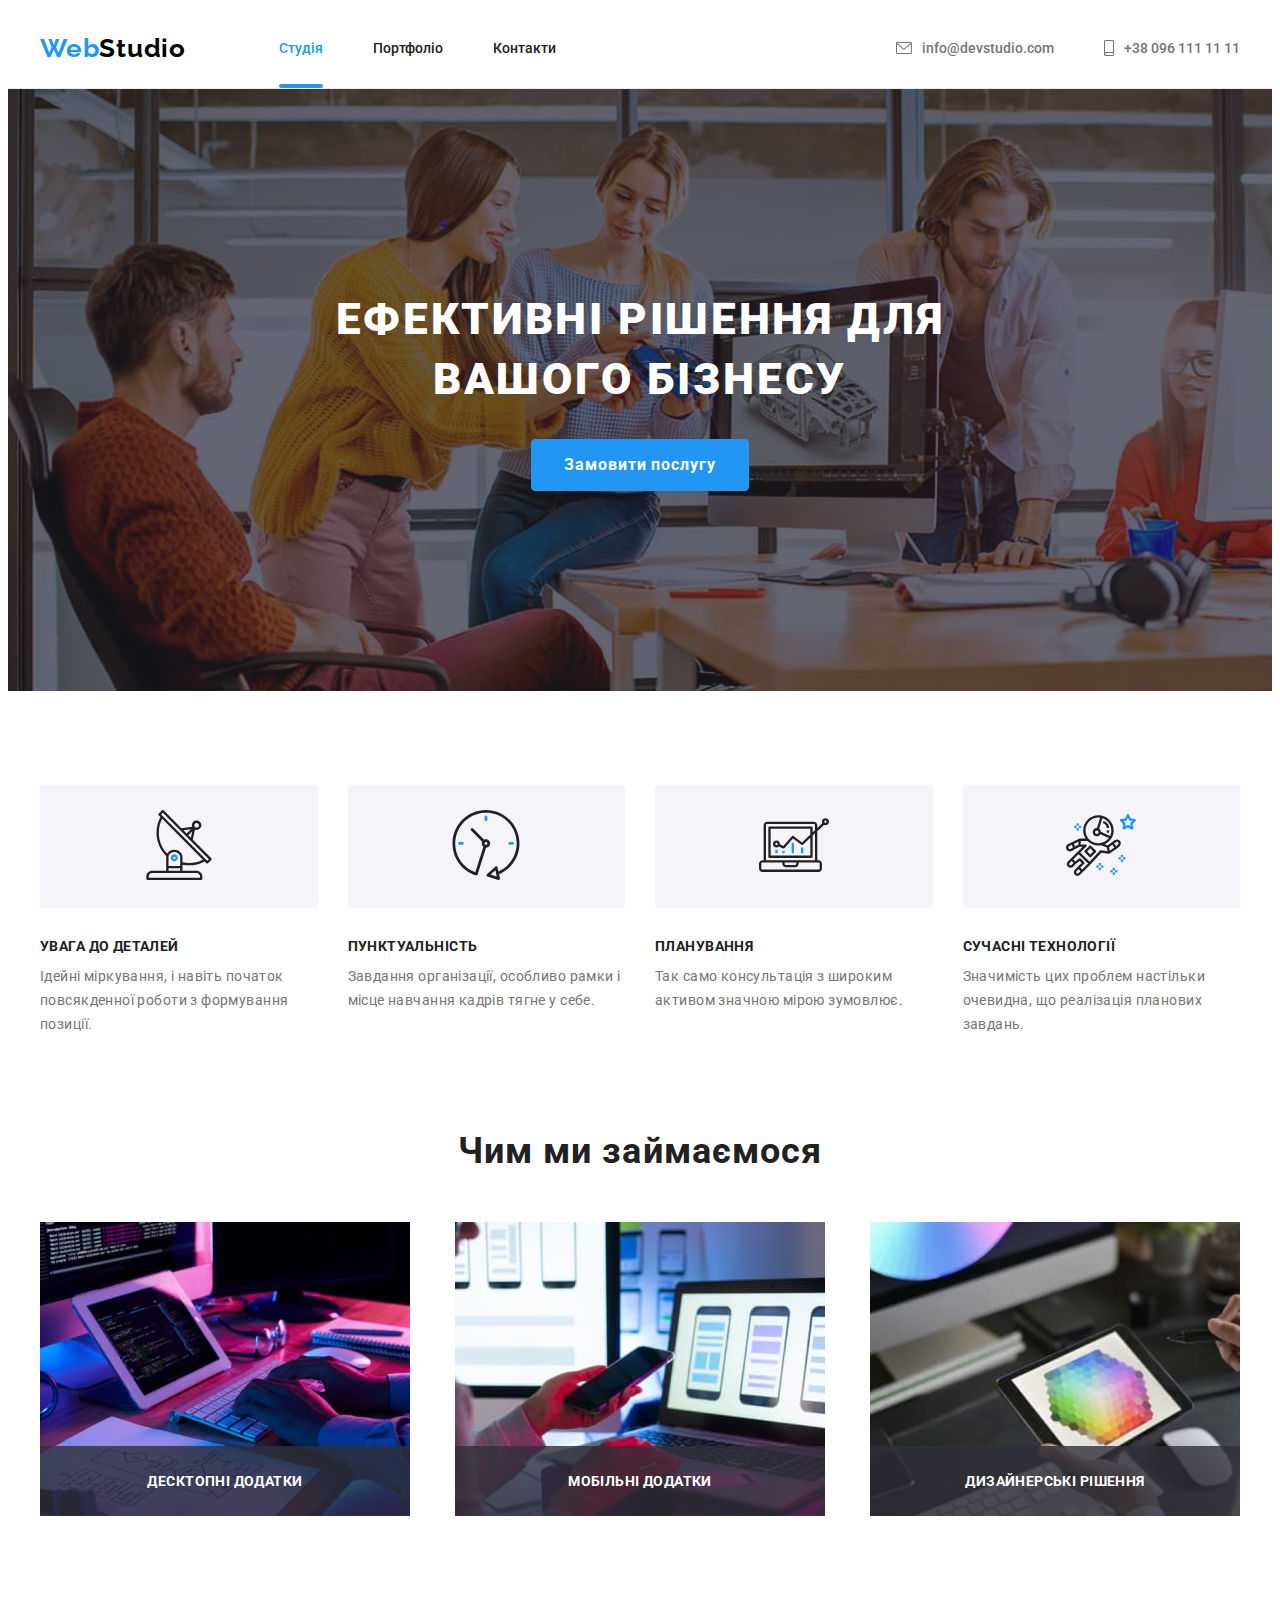
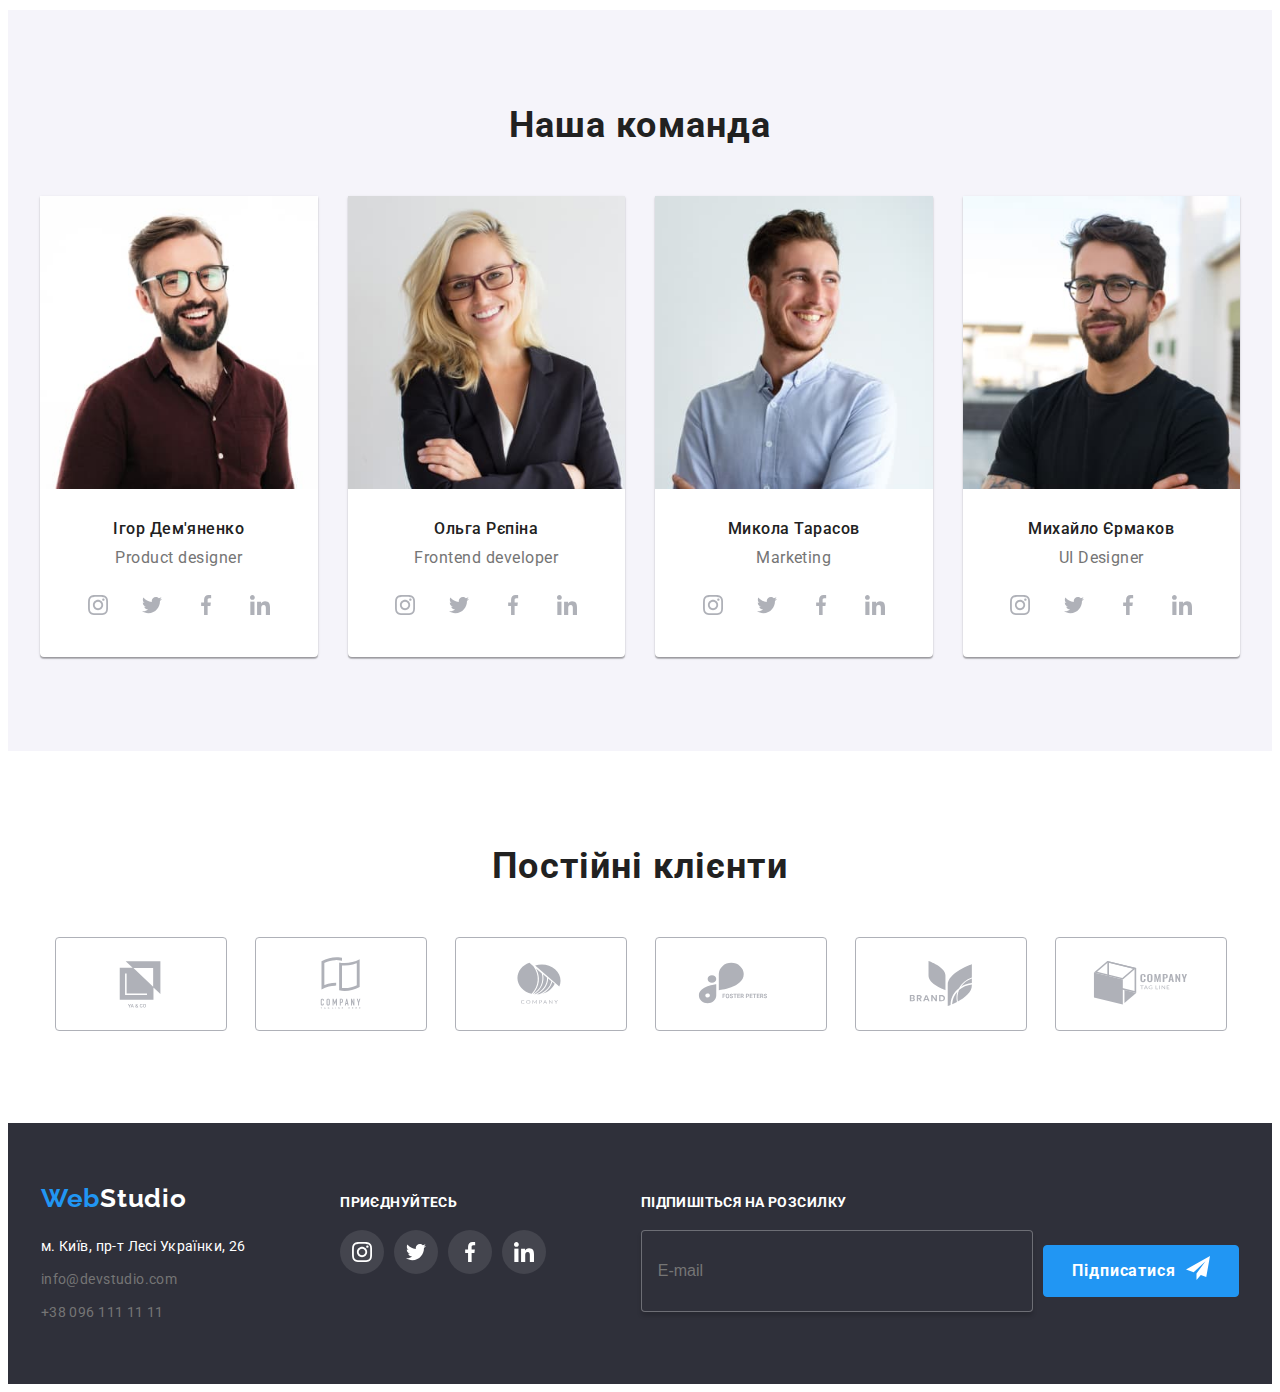
<file: index.html>
<!DOCTYPE html>
<html lang="uk">
  <head>
    <meta charset="UTF-8" />
    <meta http-equiv="X-UA-Compatible" content="IE=edge" />
    <meta name="viewport" content="width=device-width, initial-scale=1.0" />
    <link rel="preconnect" href="https://fonts.googleapis.com" />
    <link rel="preconnect" href="https://fonts.gstatic.com" crossorigin />
    <link
      href="https://fonts.googleapis.com/css2?family=Raleway:wght@700&family=Roboto:wght@400;500;700;900&display=swap"
      rel="stylesheet"
    />
    <link
      rel="stylesheet"
      href="https://cdnjs.cloudflare.com/ajax/libs/modern-normalize/1.1.0/modern-normalize.min.css"
      integrity="sha512-wpPYUAdjBVSE4KJnH1VR1HeZfpl1ub8YT/NKx4PuQ5NmX2tKuGu6U/JRp5y+Y8XG2tV+wKQpNHVUX03MfMFn9Q=="
      crossorigin="anonymous"
      referrerpolicy="no-referrer"
    />
    <link rel="stylesheet" href="./css/main.min.css">
    <title>Студія</title>
  </head>
  <body>
    <header class="header">
      <div class="container header__container">
        <nav class="header__nav">
          <a class="logo" href="./index.html">
            Web<span class="logo--dark">Studio</span>
          </a>
                    <ul class="header__menu">
            <li>
              <a class="header__link header__link--current" href="./index.html">Студія</a>
            </li>
            <li>
              <a class="header__link" href="./portfolio.html">Портфоліо</a>
            </li>
            <li><a class="header__link" href="#">Контакти</a></li>
          </ul>                  
        </nav>
        <ul class="contacts">
          <li class="contacts__item">
            <a class="contacts__link" href="mailto:info@devstudio.com">
              <svg class="icon" width="16" height="12">
                <use href="./images/icons.svg#icon-envelope"></use></svg
              >info@devstudio.com
            </a>
          </li>
          <li class="contacts__item">
            <a class="contacts__link" href="tel:+380961111111">
              <svg class="icon" width="10" height="16">
                <use href="./images/icons.svg#icon-smartphone"></use></svg
              >+38 096 111 11 11
            </a>
          </li>
        </ul>
        <button class="header__burger js-open-menu" type="button">
          <svg class="icon" width="40px" height="40px">
            <use href="./images/icons.svg#icon-menu"></use>
          </svg>
        </button> 
      </div>
    </header>
    <main>
      <section class="hero">
        <div class="container">
          <h1 class="hero__title">Ефективні рішення для вашого бізнесу</h1>
        <button class="button" type="button" data-modal-open>
          Замовити послугу
        </button>
        </div>        
      </section>
      <section class="section features">
        <div class="container">
          <h2 class="features__title">Наші переваги</h2>
          <ul class="features__list">
            <li class="features__item">
              <div class="features__icon">
                <svg width="70" height="70">
                  <use href="./images/icons.svg#icon-antenna"></use>
                </svg>
              </div>
              <h3 class="features__subtitle">Увага до деталей</h3>
              <p class="features__description">
                Ідейні міркування, і навіть початок повсякденної роботи з
                формування позиції.
              </p>
            </li>
            <li class="features__item">
              <div class="features__icon">
                <svg width="70" height="70">
                  <use href="./images/icons.svg#icon-clock"></use>
                </svg>
              </div>
              <h3 class="features__subtitle">Пунктуальність</h3>
              <p class="features__description">
                Завдання організації, особливо рамки і місце навчання кадрів
                тягне у себе.
              </p>
            </li>
            <li class="features__item">
              <div class="features__icon">
                <svg width="70" height="70">
                  <use href="./images/icons.svg#icon-diagram"></use>
                </svg>
              </div>
              <h3 class="features__subtitle">Планування</h3>
              <p class="features__description">
                Так само консультація з широким активом значною мірою зумовлює.
              </p>
            </li>
            <li class="features__item">
              <div class="features__icon">
                <svg width="70" height="70">
                  <use href="./images/icons.svg#icon-astronaut"></use>
                </svg>
              </div>
              <h3 class="features__subtitle">Сучасні технології</h3>
              <p class="features__description">
                Значимість цих проблем настільки очевидна, що реалізація
                планових завдань.
              </p>
            </li>
          </ul>
        </div>
      </section>
      <section class="services">
        <div class="container">
          <h2 class="services__title">Чим ми займаємося</h2>
          <ul class="services__list">
            <li class="services__item">
              <img
              srcset="./images/img-1.jpg 1x, ./images/img-1@2x.jpg 2x "
                src="images/img-1.jpg"
                alt="Розробник набирає код веб-сайту відповідно до блок-схеми перед ним"
                width="370"
                height="294"
              />
              <div class="services__label">
                <p>Десктопні додатки</p>
              </div>
            </li>
            <li class="services__item">
              <img
              srcset="./images/img-2.jpg 1x, ./images/img-2@2x.jpg 2x "
                src="images/img-2.jpg"
                alt="На екрані ноутбука кілька варіантів розмітки сайту для мобільної версії"
                width="370"
                height="294"
              />
              <div class="services__label">
                <p>Мобільні додатки</p>
              </div>
            </li>
            <li class="services__item">
              <img
              srcset="./images/img-3.jpg 1x, ./images/img-3@2x.jpg 2x "
                src="images/img-3.jpg"
                alt="На планшеті відкрита палітра кольорів для дизайнера"
                width="370"
                height="294"
              />
              <div class="services__label">
                <p>Дизайнерські рішення</p>
              </div>
            </li>
          </ul>
        </div>
      </section>
      <section class="team section">
        <div class="container">
          <h2 class="team__title">Наша команда</h2>
          <ul class="team__list">
            <li class="team__card">
              <picture>
                <source srcset="./images/foto-pd-m.jpg 1x, ./images/foto-pd-m@2x.jpg 2x" media="(max-width: 767px)" type="image/jpeg" />
                <source srcset="./images/foto-pd-t.jpg 1x, ./images/foto-pd-t@2x.jpg 2x" media="(min-width: 768px)" type="image/jpeg" />
                <source srcset="./images/foto-pd.jpg 1x, ./images/foto-pd@2x.jpg 2x" media="(min-width: 1200px)" type="image/jpeg" />
                <img                
                src="./images/foto-pd.jpg"
                alt="Усміхнений чоловік шатен в окулярах в коричневій сорочці"
                />  
              </picture>                                      
              <div class="team__member">
                <h3 class="team__subtitle">Ігор Дем'яненко</h3>
                <p class="team__position">Product designer</p>
                <ul class="socials">
                  <li class="socials__item">
                    <a class="socials__link" href="#">
                      <svg width="20" height="20">
                        <use href="./images/icons.svg#icon-instagram"></use>
                      </svg>
                    </a>
                  </li>
                  <li class="socials__item">
                    <a class="socials__link" href="#">
                      <svg width="20" height="20">
                        <use href="./images/icons.svg#icon-twitter"></use></svg
                    ></a>
                  </li>
                  <li class="socials__item">
                    <a class="socials__link" href="#">
                      <svg width="20" height="20">
                        <use href="./images/icons.svg#icon-facebook"></use></svg
                    ></a>
                  </li>
                  <li class="socials__item">
                    <a class="socials__link" href="#">
                      <svg width="20" height="20">
                        <use href="./images/icons.svg#icon-linkedin"></use></svg
                    ></a>
                  </li>
                </ul>
              </div>
            </li>
            <li class="team__card">
              <picture>
                <source srcset="./images/foto-fd-m.jpg 1x, ./images/foto-fd-m@2x.jpg 2x" media="(max-width: 767px)" type="image/jpeg" />
                <source srcset="./images/foto-fd-t.jpg 1x, ./images/foto-fd-t@2x.jpg 2x" media="(min-width: 768px)" type="image/jpeg" />
                <source srcset="./images/foto-fd.jpg 1x, ./images/foto-fd@2x.jpg 2x" media="(min-width: 1200px)" type="image/jpeg" />
                <img                
                src="./images/foto-fd.jpg"
                alt="Усміхнена білява жінка в окулярах в темному піджаку"
                />
              </picture>                   
              <div class="team__member">
                <h3 class="team__subtitle">Ольга Рєпіна</h3>
                <p class="team__position">Frontend developer</p>
                <ul class="socials">
                  <li class="socials__item">
                    <a class="socials__link" href="#">
                      <svg width="20" height="20">
                        <use href="./images/icons.svg#icon-instagram"></use>
                      </svg>
                    </a>
                  </li>
                  <li class="socials__item">
                    <a class="socials__link" href="#">
                      <svg width="20" height="20">
                        <use href="./images/icons.svg#icon-twitter"></use></svg
                    ></a>
                  </li>
                  <li class="socials__item">
                    <a class="socials__link" href="#">
                      <svg width="20" height="20">
                        <use href="./images/icons.svg#icon-facebook"></use></svg
                    ></a>
                  </li>
                  <li class="socials__item">
                    <a class="socials__link" href="#">
                      <svg width="20" height="20">
                        <use href="./images/icons.svg#icon-linkedin"></use></svg
                    ></a>
                  </li>
                </ul>
              </div>
            </li>
            <li class="team__card">
              <picture>
                <source srcset="./images/foto-mrk-m.jpg 1x, ./images/foto-mrk-m@2x.jpg 2x" media="(max-width: 767px)" type="image/jpeg" />
                <source srcset="./images/foto-mrk-t.jpg 1x, ./images/foto-mrk-t@2x.jpg 2x" media="(min-width: 768px)" type="image/jpeg" />
                <source srcset="./images/foto-mrk.jpg 1x, ./images/foto-mrk@2x.jpg 2x" media="(min-width: 1200px)" type="image/jpeg" />
                <img                
                src="./images/foto-mrk.jpg"
                alt="Усміхнений русявий чоловік в світлій сорочці"/>
              </picture>                
              <div class="team__member">
                <h3 class="team__subtitle">Микола Тарасов</h3>
                <p class="team__position">Marketing</p>
                <ul class="socials">
                  <li class="socials__item">
                    <a class="socials__link" href="#">
                      <svg width="20" height="20">
                        <use href="./images/icons.svg#icon-instagram"></use>
                      </svg>
                    </a>
                  </li>
                  <li class="socials__item">
                    <a class="socials__link" href="#">
                      <svg width="20" height="20">
                        <use href="./images/icons.svg#icon-twitter"></use></svg
                    ></a>
                  </li>
                  <li class="socials__item">
                    <a class="socials__link" href="#">
                      <svg width="20" height="20">
                        <use href="./images/icons.svg#icon-facebook"></use></svg
                    ></a>
                  </li>
                  <li class="socials__item">
                    <a class="socials__link" href="#">
                      <svg width="20" height="20">
                        <use href="./images/icons.svg#icon-linkedin"></use></svg
                    ></a>
                  </li>
                </ul>
              </div>
            </li>
            <li class="team__card">
              <picture>
                <source srcset="./images/foto-uid-m.jpg 1x, ./images/foto-uid-m@2x.jpg 2x" media="(max-width: 767px)" type="image/jpeg" />
                <source srcset="./images/foto-uid-t.jpg 1x, ./images/foto-uid-t@2x.jpg 2x" media="(min-width: 768px)" type="image/jpeg" />
                <source srcset="./images/foto-uid.jpg 1x, ./images/foto-uid@2x.jpg 2x" media="(min-width: 1200px)" type="image/jpeg" />
                <img                
                src="./images/foto-uid.jpg"
                alt="Чоловік брюнет в окулярах в чорній футболці"/>
              </picture>               
              <div class="team__member">
                <h3 class="team__subtitle">Михайло Єрмаков</h3>
                <p class="team__position">UI Designer</p>
                <ul class="socials">
                  <li class="socials__item">
                    <a class="socials__link" href="#">
                      <svg width="20" height="20">
                        <use href="./images/icons.svg#icon-instagram"></use>
                      </svg>
                    </a>
                  </li>
                  <li class="socials__item">
                    <a class="socials__link" href="#">
                      <svg width="20" height="20">
                        <use href="./images/icons.svg#icon-twitter"></use></svg
                    ></a>
                  </li>
                  <li class="socials__item">
                    <a class="socials__link" href="#">
                      <svg width="20" height="20">
                        <use href="./images/icons.svg#icon-facebook"></use></svg
                    ></a>
                  </li>
                  <li class="socials__item">
                    <a class="socials__link" href="#">
                      <svg width="20" height="20">
                        <use href="./images/icons.svg#icon-linkedin"></use></svg
                    ></a>
                  </li>
                </ul>
              </div>
            </li>
          </ul>
        </div>
      </section>
      <section class="section clients">
        <div class="container">
          <h2 class="clients__title">Постійні клієнти</h2>
          <ul class="clients__list">
            <li class="clients__item">
              <a class="clients__link" href="#">
                <svg width="106" height="60">
                  <use href="./images/icons.svg#icon-Logo"></use>
                </svg>
              </a>
            </li>
            <li class="clients__item">
              <a class="clients__link" href="#">
                <svg width="106" height="60">
                  <use href="./images/icons.svg#icon-Logo-1"></use>
                </svg>
              </a>
            </li>
            <li class="clients__item">
              <a class="clients__link" href="#">
                <svg width="106" height="60">
                  <use href="./images/icons.svg#icon-Logo-2"></use>
                </svg>
              </a>
            </li>
            <li class="clients__item">
              <a class="clients__link" href="#">
                <svg width="106" height="60">
                  <use href="./images/icons.svg#icon-Logo-3"></use>
                </svg>
              </a>
            </li>
            <li class="clients__item">
              <a class="clients__link" href="#">
                <svg width="106" height="60">
                  <use href="./images/icons.svg#icon-Logo-4"></use>
                </svg>
              </a>
            </li>
            <li class="clients__item">
              <a class="clients__link" href="#">
                <svg width="106" height="60">
                  <use href="./images/icons.svg#icon-Logo-5"></use>
                </svg>
              </a>
            </li>
          </ul>
        </div>
      </section>
    </main>
    <footer class="footer">
      <div class="container footer-container">
        <div>
          <a class="logo" href="./index.html">
            Web<span class="logo--light">Studio</span>
          </a>
          <address class="address">
            <ul>
              <li>
                <a
                  class="address__link address__link--light"
                  href="https://goo.gl/maps/PqJ5Hchg2WttGpbe8"
                  target="_blank"
                  rel="noopener noreferrer nofollow"
                  >м. Київ, пр-т Лесі Українки, 26</a
                >
              </li>
              <li class="address__contacts">
                <a class="address__link" href="mailto:info@devstudio.com">
                  info@devstudio.com
                </a>
              </li>
              <li class="address__contacts">
                <a class="address__link" href="tel:+380961111111">
                  +38 096 111 11 11
                </a>
              </li>
            </ul>
          </address>
        </div>
        <div>
          <p class="footer__title">Приєднуйтесь</p>
          <ul class="socials">
            <li class="socials__item">
              <a class="socials__link socials__link--light" href="#">
                <svg width="20" height="20">
                  <use href="./images/icons.svg#icon-instagram"></use>
                </svg>
              </a>
            </li>
            <li class="socials__item">
              <a class="socials__link socials__link--light" href="#">
                <svg width="20" height="20">
                  <use href="./images/icons.svg#icon-twitter"></use></svg
              ></a>
            </li>
            <li class="socials__item">
              <a class="socials__link socials__link--light" href="#">
                <svg width="20" height="20">
                  <use href="./images/icons.svg#icon-facebook"></use></svg
              ></a>
            </li>
            <li class="socials__item">
              <a class="socials__link socials__link--light" href="#">
                <svg width="20" height="20">
                  <use href="./images/icons.svg#icon-linkedin"></use></svg
              ></a>
            </li>
          </ul>
        </div>
        <div class="subscription">
          <p class="footer__title">Підпишіться на розсилку</p>
          <form class="subscription__form">
            <input class="subscription__input" type="e-mail" name="e-mail" placeholder="E-mail" required/>
            <button class="button subscription__button" type="submit" >Підписатися
             <svg class="subscription__icon" width="24px" height="24px">
              <use href="./images/icons.svg#icon-send"></use>
             </svg>
            </button>
          </form>
          </div>
        </div>
      </div>
    </footer>

    <div class="mobile-menu js-menu-container">
      <div class="mobile-menu__container">
        <button class="mobile-menu__close js-close-menu" type="button">
          <svg width="18" height="18">
            <use href="./images/icons.svg#icon-close-black"></use>
          </svg>
        </button>
        <ul class="mobile-menu__menu">
          <li>
            <a class="mobile-menu__link mobile-menu__link--current" href="./index.html">Студія</a>
          </li>
          <li>
            <a class="mobile-menu__link" href="./portfolio.html">Портфоліо</a>
          </li>
          <li><a class="mobile-menu__link" href="#">Контакти</a></li>
        </ul>
        <div class="mobile-menu__contacts-list">
          <ul class="mobile-menu__contacts">
            <li >
              <a class="mobile-menu__contact" href="tel:+380961111111">
                +38 096 111 11 11
              </a>           
            </li>
            <li>
              <a class="mobile-menu__contact" href="mailto:info@devstudio.com">
                info@devstudio.com
              </a>
            </li>            
          </ul>
          <ul class="mobile-menu__socials">
            <li class="mobile-menu__item">
              <a class="mobile-menu__social" href="#">Instagram</a>
            </li>
            <li class="mobile-menu__item">
              <a class="mobile-menu__social" href="#">Twitter</a>
            </li>
            <li class="mobile-menu__item">
              <a class="mobile-menu__social" href="#">Facebook</a>
            </li>
            <li class="mobile-menu__item">
              <a class="mobile-menu__social" href="#">LinkedIn</a>
            </li>
          </ul>
        </div>        
        </div>
    </div>

    <div class="backdrop is-hidden" data-modal>
      <div class="modal">
        <button class="button-close" type="button" data-modal-close>
          <svg width="18" height="18">
            <use href="./images/icons.svg#icon-close-black"></use>
          </svg>
        </button>
        <p class="modal__title">Залиште свої дані, ми вам передзвонимо</p>
        <form class="form" name="form" autocomplete="on">
          <label class="form__label" for="user-name">Ім'я</label>
          <div class="form__field">
            <input
              class="form__input"
              id="user-name"
              type="text"
              name="user-name"
              required
            />
            <svg class="form__icon" width="18" height="18">
              <use href="./images/icons.svg#icon-person"></use>
            </svg>
          </div>
          <label class="form__label" for="user-tel">Телефон</label>
          <div class="form__field">
            <input
              class="form__input"
              id="user-tel"
              type="tel"
              name="user-tel"
            />
            <svg class="form__icon" width="18" height="18">
              <use href="./images/icons.svg#icon-phone"></use>
            </svg>
          </div>
          <label class="form__label" for="user-email">Пошта</label>
          <div class="form__field">
            <input
              class="form__input"
              id="user-email"
              type="email"
              name="user-email"
            />
            <svg class="form__icon" width="18" height="18">
              <use href="./images/icons.svg#icon-email"></use>
            </svg>
          </div>
          <label class="form__label" for="user-comment">Коментар</label>
          <textarea
            class="form__comment"
            name="user-comment"
            id="user-comment"
            placeholder="Введіть текст"
          ></textarea>
          <div class="checkbox">
            <input
              class="checkbox__input"
              id="terms-checkbox"
              type="checkbox"
              name="terms-checkbox"
            />
            <svg class="checkbox__icon" width="16" height="15">
              <use href="./images/icons.svg#icon-check"></use>
            </svg>
            <label class="checkbox__label" for="terms-checkbox"
              >Погоджуюся з розсилкою та приймаю
              <a class="checkbox__link" href="#">Умови договору</a>
            </label>
          </div>
          <button class="button form__button" type="submit">Відправити</button>
        </form>
      </div>
    </div>

    <script src="./js/mobile-menu.js"></script>
    <script src="./js/modal.js"></script>
  </body>
</html>
</file>
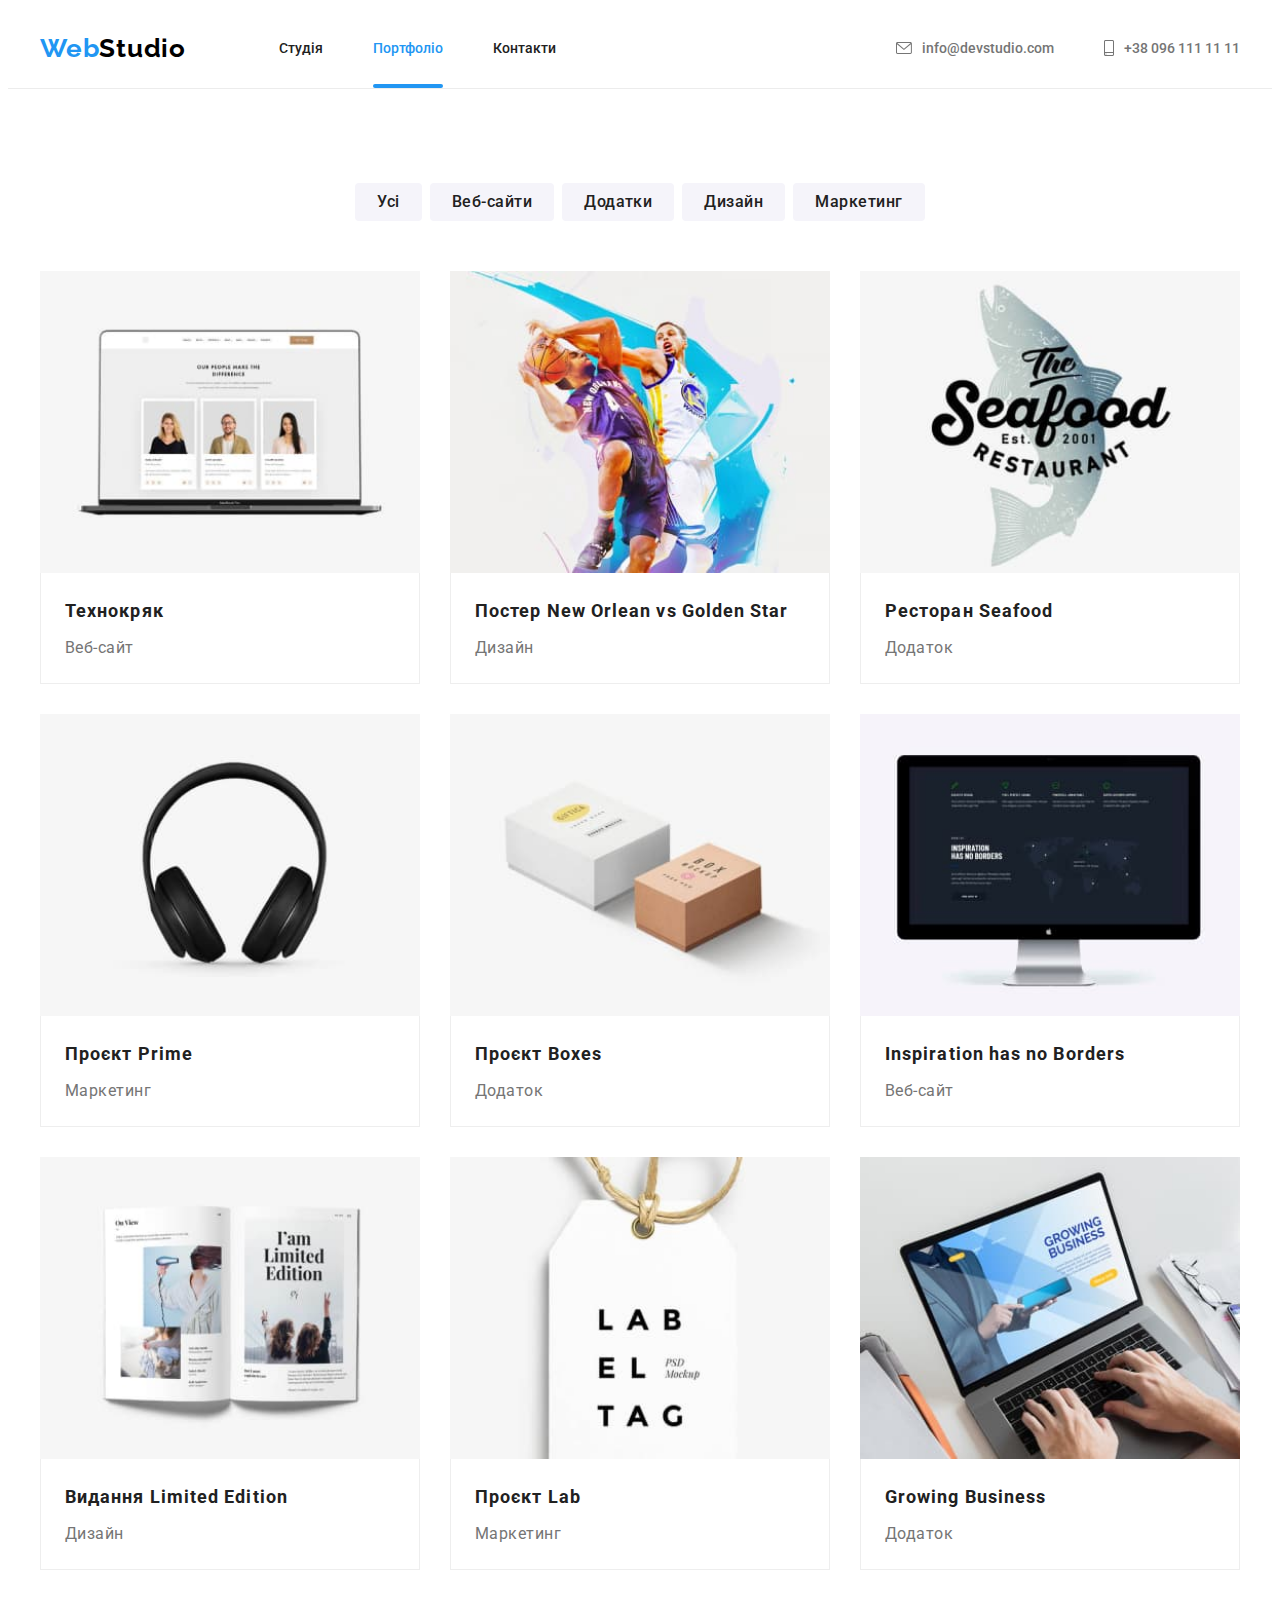
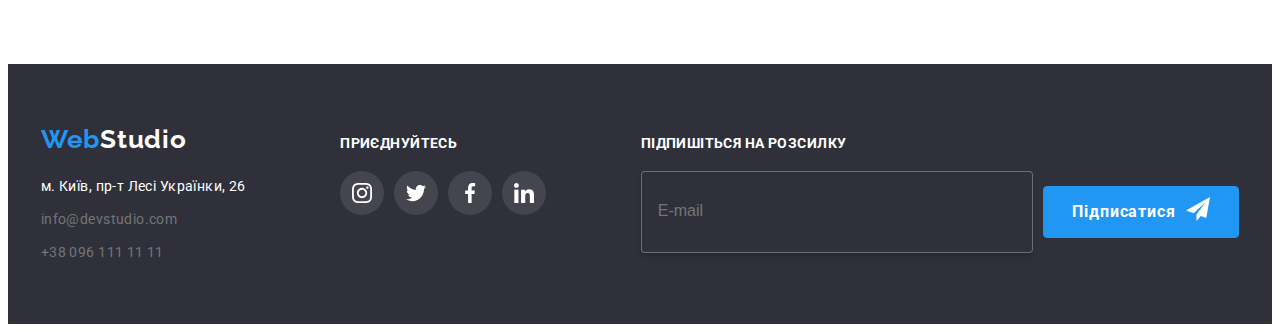
<file: portfolio.html>
<!DOCTYPE html>
<html lang="en">
  <head>
    <meta charset="UTF-8" />
    <meta http-equiv="X-UA-Compatible" content="IE=edge" />
    <meta name="viewport" content="width=device-width, initial-scale=1.0" />
    <link rel="preconnect" href="https://fonts.googleapis.com" />
    <link rel="preconnect" href="https://fonts.gstatic.com" crossorigin />
    <link
      href="https://fonts.googleapis.com/css2?family=Raleway:wght@700&family=Roboto:wght@400;500;700;900&display=swap"
      rel="stylesheet"
    />
    <link
      rel="stylesheet"
      href="https://cdnjs.cloudflare.com/ajax/libs/modern-normalize/1.1.0/modern-normalize.min.css"
      integrity="sha512-wpPYUAdjBVSE4KJnH1VR1HeZfpl1ub8YT/NKx4PuQ5NmX2tKuGu6U/JRp5y+Y8XG2tV+wKQpNHVUX03MfMFn9Q=="
      crossorigin="anonymous"
      referrerpolicy="no-referrer"
    />
    <link rel="stylesheet" href="./css/main.min.css">
    <title>Портфоліо</title>
  </head>
  <body>
    <header class="header">
      <div class="container header__container">
        <nav class="header__nav">
          <a class="logo" href="./index.html">
            Web<span class="logo--dark">Studio</span>
          </a>
          <ul class="header__menu">
            <li>
              <a class="header__link" href="./index.html">Студія</a>
            </li>
            <li>
              <a class="header__link header__link--current" href="./portfolio.html">Портфоліо</a>
            </li>
            <li><a class="header__link" href="#">Контакти</a></li>
          </ul>
        </nav>
        <ul class="contacts">
          <li class="contacts__item">
            <a class="contacts__link" href="mailto:info@devstudio.com">
              <svg class="icon" width="16" height="12">
                <use href="./images/icons.svg#icon-envelope"></use></svg
              >info@devstudio.com
            </a>
          </li>
          <li class="contacts__item">
            <a class="contacts__link" href="tel:+380961111111">
              <svg class="icon" width="10" height="16">
                <use href="./images/icons.svg#icon-smartphone"></use></svg
              >+38 096 111 11 11
            </a>
          </li>
        </ul>
        <button class="header__burger js-open-menu" type="button">
          <svg class="icon" width="40px" height="40px">
            <use href="./images/icons.svg#icon-menu"></use>
          </svg>
        </button> 
      </div>
    </header>
    <main>
      <section class="section projects">
        <div class="container">
          <h1 class="projects__title">Portfolio projects</h1>
          <ul class="filter">
            <li><button type="button" class="filter__button">Усі</button></li>
            <li>
              <button type="button" class="filter__button">Веб-cайти</button>
            </li>
            <li>
              <button type="button" class="filter__button">Додатки</button>
            </li>
            <li>
              <button type="button" class="filter__button">Дизайн</button>
            </li>
            <li>
              <button type="button" class="filter__button">Маркетинг</button>
            </li>
          </ul>
          <ul class="projects__list">
            <li class="project">
              <a class="project__link" href="#">
                <div class="project__item">
                  <img
                    src="images/img-project-1.jpg"
                    alt="Сторінка сайту з описом трьох експертів "
                                      />
                  <div class="project__overlay">
                    <p>
                      Ресурс пропонує комплексні пропозиції з різним рівнем
                      функціоналу та сервісів. Все це дозволить відвідувачу
                      отримати вичерпні відомості про компанію чи приватну
                      особу.
                    </p>
                  </div>
                </div>
                <div class="project__card">
                  <h2 class="project__title">Технокряк</h2>
                  <p class="project__type">Веб-сайт</p>
                </div>
              </a>
            </li>
            <li class="project">
              <a class="project__link" href="#">
                <div class="project__item">
                  <img
                    src="images/img-project-2.jpg"
                    alt="Два баскетболісти борються за м'яч"
                                      />
                  <div class="project__overlay">
                    <p>
                      Lorem ipsum dolor sit, amet consectetur adipisicing elit.
                      Aliquam, officia.
                    </p>
                  </div>
                </div>
                <div class="project__card">
                  <h2 class="project__title">
                    Постер New Orlean vs Golden Star
                  </h2>
                  <p class="project__type">Дизайн</p>
                </div>
              </a>
            </li>
            <li class="project">
              <a class="project__link" href="#">
                <div class="project__item">
                  <img
                    src="images/img-project-3.jpg"
                    alt="Логотип з назвою ресторану на фоні риби"/>
                  <div class="project__overlay">
                    <p>
                      Lorem ipsum dolor sit, amet consectetur adipisicing elit.
                      Aliquam, officia.
                    </p>
                  </div>
                </div>
                <div class="project__card">
                  <h2 class="project__title">Ресторан Seafood</h2>
                  <p class="project__type">Додаток</p>
                </div>
              </a>
            </li>
            <li class="project">
              <a class="project__link" href="#">
                <div class="project__item">
                  <img
                    src="images/img-project-4.jpg"
                    alt="Навушники"/>
                  <div class="project__overlay">
                    <p>
                      Lorem ipsum dolor sit, amet consectetur adipisicing elit.
                      Aliquam, officia.
                    </p>
                  </div>
                </div>
                <div class="project__card">
                  <h2 class="project__title">Проєкт Prime</h2>
                  <p class="project__type">Маркетинг</p>
                </div>
              </a>
            </li>
            <li class="project">
              <a class="project__link" href="#">
                <div class="project__item">
                  <img
                    src="images/img-project-5.jpg"
                    alt="Дві коробки біла і коричнева"
                  />
                  <div class="project__overlay">
                    <p>
                      Lorem ipsum dolor sit, amet consectetur adipisicing elit.
                      Aliquam, officia.
                    </p>
                  </div>
                </div>
                <div class="project__card">
                  <h2 class="project__title">Проєкт Boxes</h2>
                  <p class="project__type">Додаток</p>
                </div>
              </a>
            </li>
            <li class="project">
              <a class="project__link" href="#">
                <div class="project__item">
                  <img
                    src="images/img-project-6.jpg"
                    alt="Сторінка сайту з картою світу"/>
                  <div class="project__overlay">
                    <p>
                      Lorem ipsum dolor sit, amet consectetur adipisicing elit.
                      Aliquam, officia.
                    </p>
                  </div>
                </div>
                <div class="project__card">
                  <h2 class="project__title">Inspiration has no Borders</h2>
                  <p class="project__type">Веб-сайт</p>
                </div>
              </a>
            </li>
            <li class="project">
              <a class="project__link" href="#">
                <div class="project__item">
                  <img
                    src="images/img-project-7.jpg"
                    alt="Розгорнута книга"/>
                  <div class="project__overlay">
                    <p>
                      Lorem ipsum dolor sit, amet consectetur adipisicing elit.
                      Aliquam, officia.
                    </p>
                  </div>
                </div>
                <div class="project__card">
                  <h2 class="project__title">Видання Limited Edition</h2>
                  <p class="project__type">Дизайн</p>
                </div>
              </a>
            </li>
            <li class="project">
              <a class="project__link" href="#">
                <div class="project__item">
                  <img
                    src="images/img-project-8.jpg"
                    alt="Бірка з текстом LAB EL TAG"/>
                  <div class="project__overlay">
                    <p>
                      Lorem ipsum dolor sit, amet consectetur adipisicing elit.
                      Aliquam, officia.
                    </p>
                  </div>
                </div>
                <div class="project__card">
                  <h2 class="project__title">Проєкт Lab</h2>
                  <p class="project__type">Маркетинг</p>
                </div>
              </a>
            </li>
            <li class="project">
              <a class="project__link" href="#">
                <div class="project__item">
                  <img
                    src="images/img-project-9.jpg"
                    alt="Головна сторінка додатку Growing Business"/>
                  <div class="project__overlay">
                    <p>
                      Lorem ipsum dolor sit, amet consectetur adipisicing elit.
                      Aliquam, officia.
                    </p>
                  </div>
                </div>
                <div class="project__card">
                  <h2 class="project__title">Growing Business</h2>
                  <p class="project__type">Додаток</p>
                </div>
              </a>
            </li>
          </ul>
        </div>
      </section>
    </main>
    <footer class="footer">
      <div class="container footer-container">
        <div>
          <a class="logo" href="./index.html">
            Web<span class="logo--light">Studio</span>
          </a>
          <address class="address">
            <ul>
              <li>
                <a
                  class="address__link address__link--light"
                  href="https://goo.gl/maps/PqJ5Hchg2WttGpbe8"
                  target="_blank"
                  rel="noopener noreferrer nofollow"
                  >м. Київ, пр-т Лесі Українки, 26</a
                >
              </li>
              <li class="address__contacts">
                <a class="address__link" href="mailto:info@devstudio.com">
                  info@devstudio.com
                </a>
              </li>
              <li class="address__contacts">
                <a class="address__link" href="tel:+380961111111">
                  +38 096 111 11 11
                </a>
              </li>
            </ul>
          </address>
        </div>
        <div>
          <p class="footer__title">Приєднуйтесь</p>
          <ul class="socials">
            <li class="socials__item">
              <a class="socials__link socials__link--light" href="#">
                <svg width="20" height="20">
                  <use href="./images/icons.svg#icon-instagram"></use>
                </svg>
              </a>
            </li>
            <li class="socials__item">
              <a class="socials__link socials__link--light" href="#">
                <svg width="20" height="20">
                  <use href="./images/icons.svg#icon-twitter"></use></svg
              ></a>
            </li>
            <li class="socials__item">
              <a class="socials__link socials__link--light" href="#">
                <svg width="20" height="20">
                  <use href="./images/icons.svg#icon-facebook"></use></svg
              ></a>
            </li>
            <li class="socials__item">
              <a class="socials__link socials__link--light" href="#">
                <svg width="20" height="20">
                  <use href="./images/icons.svg#icon-linkedin"></use></svg
              ></a>
            </li>
          </ul>
        </div>
        <div class="subscription">
          <p class="footer__title">Підпишіться на розсилку</p>
          <form class="subscription__form">
            <input class="subscription__input" type="e-mail" name="e-mail" placeholder="E-mail" required/>
            <button class="button subscription__button" type="submit" >Підписатися
             <svg class="subscription__icon" width="24px" height="24px">
              <use href="./images/icons.svg#icon-send"></use>
             </svg>
            </button>
          </form>
          </div>
        </div>
      </div>
    </footer>

    <div class="mobile-menu js-menu-container">
      <div class="mobile-menu__container">
        <button class="mobile-menu__close js-close-menu" type="button">
          <svg width="18" height="18">
            <use href="./images/icons.svg#icon-close-black"></use>
          </svg>
        </button>
        <ul class="mobile-menu__menu">
          <li>
            <a class="mobile-menu__link" href="./index.html">Студія</a>
          </li>
          <li>
            <a class="mobile-menu__link mobile-menu__link--current" href="./portfolio.html">Портфоліо</a>
          </li>
          <li><a class="mobile-menu__link" href="#">Контакти</a></li>
        </ul>
        <div class="mobile-menu__contacts-list">
          <ul class="mobile-menu__contacts">
            <li >
              <a class="mobile-menu__contact" href="tel:+380961111111">
                +38 096 111 11 11
              </a>           
            </li>
            <li>
              <a class="mobile-menu__contact" href="mailto:info@devstudio.com">
                info@devstudio.com
              </a>
            </li>            
          </ul>
          <ul class="mobile-menu__socials">
            <li class="mobile-menu__item">
              <a class="mobile-menu__social" href="#">Instagram</a>
            </li>
            <li class="mobile-menu__item">
              <a class="mobile-menu__social" href="#">Twitter</a>
            </li>
            <li class="mobile-menu__item">
              <a class="mobile-menu__social" href="#">Facebook</a>
            </li>
            <li class="mobile-menu__item">
              <a class="mobile-menu__social" href="#">LinkedIn</a>
            </li>
          </ul>
        </div>        
        </div>
    </div>

    <script src="./js/mobile-menu.js"></script>

  </body>
</html>
</file>
<file: css/main.min.css>
:root{--color-main: #757575;--color-accent: #2196f3;--color-logo-studio: #000000;--color-title: #212121;--color-invert: #ffffff;--color-hero: #c4c4c4;--color-button: #f5f4fa;--color-border: #eeeeee;--color-border-header: #ececec;--color-active: #188ce8;--color-light: #afb1b8;--color-dark: #2f303a;--color-light-dark: rgba(255, 255, 255, 0.1)}.subscription__form,.socials__link,.socials,.header__menu,.header__nav,.contacts__link,.clients__list{display:-webkit-box;display:-ms-flexbox;display:flex;-webkit-box-align:center;-ms-flex-align:center;align-items:center;-webkit-box-pack:center;-ms-flex-pack:center;justify-content:center}.team__list,.services__list,.features__list{display:-webkit-box;display:-ms-flexbox;display:flex;-webkit-box-pack:justify;-ms-flex-pack:justify;justify-content:space-between;gap:30px}.team__title,.services__title,.clients__title{font-weight:700;font-size:36px;line-height:1.1666666667;text-align:center;letter-spacing:.03em;color:var(--color-title);margin-bottom:50px}.features__subtitle{font-weight:700;font-size:14px;line-height:1.1428571429;letter-spacing:.03em;text-transform:uppercase;color:var(--color-title);margin-bottom:10px}body{font-family:"Roboto";font-size:14px;color:var(--color-main);background-color:var(--color-invert)}img{display:block;width:100%;height:auto}h1,h2,h3,h4,h5,h6,p{margin-top:0;margin-bottom:0}ul{list-style:none;padding-left:0;margin:0}.address{margin-top:20px}.address__contacts{margin-top:8px}@media(min-width: 1200px){.address__contacts{margin-top:9px}}.address__link{display:block;color:var(--color-main);text-decoration:none;font-style:normal;line-height:1.7142857143;letter-spacing:.03em;-webkit-transition:background-color 250ms cubic-bezier(0.4, 0, 0.2, 1),fill 250ms cubic-bezier(0.4, 0, 0.2, 1);transition:background-color 250ms cubic-bezier(0.4, 0, 0.2, 1),fill 250ms cubic-bezier(0.4, 0, 0.2, 1)}.address__link--light{color:var(--color-invert);-webkit-transition:color 250ms cubic-bezier(0.4, 0, 0.2, 1);transition:color 250ms cubic-bezier(0.4, 0, 0.2, 1)}.address__link:hover,.address__link:focus{color:var(--color-accent)}.backdrop{position:fixed;top:0;left:0;width:100%;height:100%;background-color:rgba(0,0,0,.2);opacity:1;-webkit-transition:opacity 250ms cubic-bezier(0.4, 0, 0.2, 1),visibility 250ms cubic-bezier(0.4, 0, 0.2, 1);transition:opacity 250ms cubic-bezier(0.4, 0, 0.2, 1),visibility 250ms cubic-bezier(0.4, 0, 0.2, 1)}.backdrop.is-hidden{opacity:0;visibility:hidden;pointer-events:none}.button{display:block;padding:10px 24px;margin-left:auto;margin-right:auto;font-family:inherit;font-weight:700;font-size:16px;line-height:1.875;text-align:center;letter-spacing:.06em;color:var(--color-invert);background-color:var(--color-accent);border:1px solid var(--color-accent);border-radius:4px;cursor:pointer;-webkit-transition:background-color 250ms cubic-bezier(0.4, 0, 0.2, 1);transition:background-color 250ms cubic-bezier(0.4, 0, 0.2, 1)}.button:hover,.button:focus{background-color:var(--color-active)}@media(min-width: 1200px){.button{padding:10px 32px}}.button-close{position:absolute;display:-webkit-box;display:-ms-flexbox;display:flex;-webkit-box-pack:center;-ms-flex-pack:center;justify-content:center;-webkit-box-align:center;-ms-flex-align:center;align-items:center;width:30px;height:30px;top:8px;right:8px;fill:var(--color-logo-studio);background-color:var(--color-invert);border:1px solid rgba(0,0,0,.1);border-radius:50%;cursor:pointer;-webkit-transition:fill 250ms cubic-bezier(0.4, 0, 0.2, 1);transition:fill 250ms cubic-bezier(0.4, 0, 0.2, 1)}.button-close:hover,.button-close:focus{fill:var(--color-accent)}.checkbox{display:-webkit-box;display:-ms-flexbox;display:flex;margin-bottom:30px}.checkbox__input{-webkit-appearance:none;-moz-appearance:none;appearance:none}.checkbox__label{position:relative;padding-left:30px;cursor:pointer}.checkbox__icon{position:absolute;margin:0px 7px 14px;fill:rgba(0,0,0,0);background-color:none;border:2px solid var(--color-title);border-radius:2px;-webkit-transition:fill 250ms cubic-bezier(0.4, 0, 0.2, 1),border-color 250ms cubic-bezier(0.4, 0, 0.2, 1),background-color 250ms cubic-bezier(0.4, 0, 0.2, 1);transition:fill 250ms cubic-bezier(0.4, 0, 0.2, 1),border-color 250ms cubic-bezier(0.4, 0, 0.2, 1),background-color 250ms cubic-bezier(0.4, 0, 0.2, 1)}.checkbox__link{color:var(--color-accent);-webkit-text-decoration-line:underline;text-decoration-line:underline;border-color:var(--color-accent)}.checkbox__input:checked+.checkbox__icon{fill:var(--color-invert);background-color:var(--color-accent);border-color:var(--color-accent)}@media(max-width: 1199px){.clients__title{font-size:28px;line-height:1.1428571429;margin-bottom:30px}}.clients__list{gap:30px;-ms-flex-wrap:wrap;flex-wrap:wrap}@media(min-width: 1200px){.clients__list{-ms-flex-wrap:nowrap;flex-wrap:nowrap}}.clients__item{height:92px;width:170px}.clients__link{display:-webkit-box;display:-ms-flexbox;display:flex;-webkit-box-align:center;-ms-flex-align:center;align-items:center;-webkit-box-pack:center;-ms-flex-pack:center;justify-content:center;text-decoration:none;border:1px solid var(--color-light);border-radius:4px;fill:var(--color-light);width:100%;height:100%;-webkit-transition:border-color 250ms cubic-bezier(0.4, 0, 0.2, 1),fill 250ms cubic-bezier(0.4, 0, 0.2, 1);transition:border-color 250ms cubic-bezier(0.4, 0, 0.2, 1),fill 250ms cubic-bezier(0.4, 0, 0.2, 1)}.clients__link:hover{border-color:var(--color-accent);fill:var(--color-accent)}.contacts{display:none}@media(min-width: 768px)and (max-width: 1199px){.contacts{display:-webkit-box;display:-ms-flexbox;display:flex;-webkit-box-align:start;-ms-flex-align:start;align-items:flex-start;-webkit-box-orient:vertical;-webkit-box-direction:normal;-ms-flex-direction:column;flex-direction:column;gap:10px}}@media(min-width: 1200px){.contacts{display:-webkit-box;display:-ms-flexbox;display:flex;-webkit-box-align:center;-ms-flex-align:center;align-items:center;-webkit-box-pack:center;-ms-flex-pack:center;justify-content:center;gap:50px}}.contacts__link{gap:10px;color:var(--color-main);text-decoration:none;font-weight:500;-webkit-transition:color 250ms cubic-bezier(0.4, 0, 0.2, 1);transition:color 250ms cubic-bezier(0.4, 0, 0.2, 1)}.contacts__link:hover,.contacts__link:focus{color:var(--color-accent)}.icon{fill:currentColor;-webkit-transition:fill 250ms cubic-bezier(0.4, 0, 0.2, 1);transition:fill 250ms cubic-bezier(0.4, 0, 0.2, 1)}.icon:hover{fill:currentColor}.features__list{-ms-flex-wrap:wrap;flex-wrap:wrap}@media(min-width: 1200px){.features__list{-ms-flex-wrap:nowrap;flex-wrap:nowrap}}.features__item{width:100%}@media(min-width: 768px){.features__item{width:calc((100% - 30px)/2)}}@media(min-width: 1200px){.features__item{width:calc((100% - 30px)/4);-ms-flex-wrap:nowrap;flex-wrap:nowrap}}.features__icon{padding:25px 0;margin-bottom:30px;text-align:center;background:var(--color-button);border-radius:4px}.features__description{line-height:1.7142857143;letter-spacing:.03em}.features__title{position:absolute;white-space:nowrap;width:1px;height:1px;overflow:hidden;border:0;padding:0;clip:rect(0 0 0 0);-webkit-clip-path:inset(50%);clip-path:inset(50%);margin:-1px}@media(max-width: 768px){.features__subtitle{text-align:center}}.filter{display:-webkit-box;display:-ms-flexbox;display:flex;-webkit-box-pack:start;-ms-flex-pack:start;justify-content:flex-start;gap:8px;margin-bottom:50px;-ms-flex-wrap:wrap;flex-wrap:wrap}@media(min-width: 768px){.filter{-webkit-box-pack:center;-ms-flex-pack:center;justify-content:center}}.filter__button{padding:6px 22px;font-family:inherit;font-weight:500;font-size:16px;line-height:1.625;text-align:center;letter-spacing:.03em;color:var(--color-title);background-color:var(--color-button);border-radius:4px;border:none;cursor:pointer;-webkit-box-shadow:none;box-shadow:none;-webkit-transition:background-color 250ms cubic-bezier(0.4, 0, 0.2, 1),color 250ms cubic-bezier(0.4, 0, 0.2, 1),-webkit-box-shadow 250ms cubic-bezier(0.4, 0, 0.2, 1);transition:background-color 250ms cubic-bezier(0.4, 0, 0.2, 1),color 250ms cubic-bezier(0.4, 0, 0.2, 1),-webkit-box-shadow 250ms cubic-bezier(0.4, 0, 0.2, 1);transition:background-color 250ms cubic-bezier(0.4, 0, 0.2, 1),color 250ms cubic-bezier(0.4, 0, 0.2, 1),box-shadow 250ms cubic-bezier(0.4, 0, 0.2, 1);transition:background-color 250ms cubic-bezier(0.4, 0, 0.2, 1),color 250ms cubic-bezier(0.4, 0, 0.2, 1),box-shadow 250ms cubic-bezier(0.4, 0, 0.2, 1),-webkit-box-shadow 250ms cubic-bezier(0.4, 0, 0.2, 1)}.filter__button:hover,.filter__button:focus{background-color:var(--color-accent);color:var(--color-invert);-webkit-box-shadow:0px 3px 1px rgba(0,0,0,.1),0px 1px 2px rgba(0,0,0,.08),0px 2px 2px rgba(0,0,0,.12);box-shadow:0px 3px 1px rgba(0,0,0,.1),0px 1px 2px rgba(0,0,0,.08),0px 2px 2px rgba(0,0,0,.12)}.footer{padding:60px 0px;background-color:var(--color-dark)}.footer-container{display:-webkit-box;display:-ms-flexbox;display:flex;-webkit-box-align:baseline;-ms-flex-align:baseline;align-items:baseline;-ms-flex-pack:distribute;justify-content:space-around;-ms-flex-wrap:wrap;flex-wrap:wrap;gap:60px;text-align:center}@media(min-width: 1200px){.footer-container{gap:93px;text-align:justify}}.footer__title{font-weight:700;font-size:14px;line-height:1.1428571429;letter-spacing:.03em;text-transform:uppercase;color:var(--color-invert);margin-bottom:20px;text-align:center}@media(min-width: 1200px){.footer__title{text-align:left}}.form__field{position:relative;margin-bottom:10px}.form__label{display:block;margin-bottom:4px;color:var(--color-main);font-size:12px;line-height:1.1666666667;letter-spacing:.01em}.form__input{width:100%;height:40px;padding:0 12px 0 40px;border:1px solid rgba(33,33,33,.2);border-radius:4px;outline:none;cursor:pointer;-webkit-transition:border-color 250ms cubic-bezier(0.4, 0, 0.2, 1);transition:border-color 250ms cubic-bezier(0.4, 0, 0.2, 1)}.form__comment{width:100%;height:120px;padding:12px 16px;margin-bottom:20px;border:1px solid rgba(33,33,33,.2);border-radius:4px;outline:none;cursor:pointer;resize:none;-webkit-transition:border-color 250ms cubic-bezier(0.4, 0, 0.2, 1);transition:border-color 250ms cubic-bezier(0.4, 0, 0.2, 1)}.form__icon{position:absolute;top:50%;left:12px;-webkit-transform:translateY(-50%);transform:translateY(-50%);-webkit-transition:fill 250ms cubic-bezier(0.4, 0, 0.2, 1);transition:fill 250ms cubic-bezier(0.4, 0, 0.2, 1)}.form__input:focus,.form__comment:focus{border-color:var(--color-accent)}.form__input:focus+.form__icon{fill:var(--color-accent)}.form__comment::-webkit-input-placeholder{font-size:12px;line-height:1.1666666667;letter-spacing:.01em;color:rgba(117,117,117,.5)}.form__comment::-moz-placeholder{font-size:12px;line-height:1.1666666667;letter-spacing:.01em;color:rgba(117,117,117,.5)}.form__comment:-ms-input-placeholder{font-size:12px;line-height:1.1666666667;letter-spacing:.01em;color:rgba(117,117,117,.5)}.form__comment::-ms-input-placeholder{font-size:12px;line-height:1.1666666667;letter-spacing:.01em;color:rgba(117,117,117,.5)}.form__comment::placeholder{font-size:12px;line-height:1.1666666667;letter-spacing:.01em;color:rgba(117,117,117,.5)}.form-button{padding:10px 52px;margin-left:auto;margin-right:auto}.header{border-bottom:1px solid var(--color-border-header)}.header__container{display:-webkit-box;display:-ms-flexbox;display:flex;-webkit-box-align:center;-ms-flex-align:center;align-items:center;-webkit-box-pack:justify;-ms-flex-pack:justify;justify-content:space-between}@media(min-width: 768px){.header__nav{gap:87px}}@media(min-width: 1200px){.header__nav{gap:93px}}.header__menu{gap:50px}@media(max-width: 768px){.header__menu{display:none}}.header__link{display:block;padding:32px 0;position:relative;color:var(--color-title);text-decoration:none;font-weight:500;-webkit-transition:color 250ms cubic-bezier(0.4, 0, 0.2, 1);transition:color 250ms cubic-bezier(0.4, 0, 0.2, 1)}.header__link:hover,.header__link:focus{color:var(--color-accent)}.header__link--current{color:var(--color-accent)}.header__link--current::after{display:block;content:"";background-color:var(--color-accent);position:absolute;width:100%;height:4px;left:0;bottom:0;border-radius:2px}.header__burger{display:none;border:none;background-color:var(--color-invert);cursor:pointer}@media(max-width: 768px){.header__burger{display:block}}.hero{margin:0 auto;padding:118px 0;max-width:480px;background-color:var(--color-hero);background-image:-webkit-gradient(linear, left top, left bottom, from(rgba(47, 48, 58, 0.4)), to(rgba(47, 48, 58, 0.4))),url("../images/img-hero-m.jpg");background-image:linear-gradient(rgba(47, 48, 58, 0.4), rgba(47, 48, 58, 0.4)),url("../images/img-hero-m.jpg");background-repeat:no-repeat;background-size:cover;text-align:center}@media(min-device-pixel-ratio: 2),(-webkit-min-device-pixel-ratio: 2),(min-resolution: 192dpi),(min-resolution: 2dppx){.hero{background-image:-webkit-gradient(linear, left top, left bottom, from(rgba(47, 48, 58, 0.4)), to(rgba(47, 48, 58, 0.4))),url("../images/img-hero-m@2x.jpg");background-image:linear-gradient(rgba(47, 48, 58, 0.4), rgba(47, 48, 58, 0.4)),url("../images/img-hero-m@2x.jpg")}}@media(min-width: 768px){.hero{max-width:768px;background-image:-webkit-gradient(linear, left top, left bottom, from(rgba(47, 48, 58, 0.4)), to(rgba(47, 48, 58, 0.4))),url("../images/img-hero-t.jpg");background-image:linear-gradient(rgba(47, 48, 58, 0.4), rgba(47, 48, 58, 0.4)),url("../images/img-hero-t.jpg")}}@media(min-width: 768px)and (min-device-pixel-ratio: 2),(min-width: 768px)and (-webkit-min-device-pixel-ratio: 2),(min-width: 768px)and (min-resolution: 192dpi),(min-width: 768px)and (min-resolution: 2dppx){.hero{background-image:-webkit-gradient(linear, left top, left bottom, from(rgba(47, 48, 58, 0.4)), to(rgba(47, 48, 58, 0.4))),url("../images/img-hero-t@2x.jpg");background-image:linear-gradient(rgba(47, 48, 58, 0.4), rgba(47, 48, 58, 0.4)),url("../images/img-hero-t@2x.jpg")}}@media(min-width: 1200px){.hero{max-width:1600px;padding:200px 0;background-image:-webkit-gradient(linear, left top, left bottom, from(rgba(47, 48, 58, 0.4)), to(rgba(47, 48, 58, 0.4))),url("../images/img-hero.jpg");background-image:linear-gradient(rgba(47, 48, 58, 0.4), rgba(47, 48, 58, 0.4)),url("../images/img-hero.jpg")}}@media(min-width: 1200px)and (min-device-pixel-ratio: 2),(min-width: 1200px)and (-webkit-min-device-pixel-ratio: 2),(min-width: 1200px)and (min-resolution: 192dpi),(min-width: 1200px)and (min-resolution: 2dppx){.hero{background-image:-webkit-gradient(linear, left top, left bottom, from(rgba(47, 48, 58, 0.4)), to(rgba(47, 48, 58, 0.4))),url("../images/img-hero@2x.jpg");background-image:linear-gradient(rgba(47, 48, 58, 0.4), rgba(47, 48, 58, 0.4)),url("../images/img-hero@2x.jpg")}}.hero__title{margin-left:auto;margin-right:auto;max-width:360px;margin-bottom:30px;color:var(--color-invert);font-weight:900;font-size:26px;line-height:1.6153846154;text-align:center;letter-spacing:.06em;text-transform:uppercase}@media(min-width: 1200px){.hero__title{font-size:44px;line-height:1.3636363636;max-width:696px}}.logo{font-family:"Raleway",sans-serif;font-size:26px;font-weight:700;line-height:1.1738461538;color:var(--color-accent);letter-spacing:.03em;text-decoration:none;-webkit-box-align:center;-ms-flex-align:center;align-items:center}.logo--dark{color:var(--color-logo-studio)}.logo--light{color:var(--color-invert)}.mobile-menu{position:fixed;top:0;right:0;width:100%;height:100%;max-height:796px;background-color:var(--color-invert);-webkit-transform:translateX(100%) scale(0.1) skew(60deg);transform:translateX(100%) scale(0.1) skew(60deg);-webkit-transition:-webkit-transform 250ms cubic-bezier(0.4, 0, 0.2, 1);transition:-webkit-transform 250ms cubic-bezier(0.4, 0, 0.2, 1);transition:transform 250ms cubic-bezier(0.4, 0, 0.2, 1);transition:transform 250ms cubic-bezier(0.4, 0, 0.2, 1), -webkit-transform 250ms cubic-bezier(0.4, 0, 0.2, 1)}.mobile-menu.is-open{-webkit-transform:translateX(0) scale(1) skew(0);transform:translateX(0) scale(1) skew(0)}.mobile-menu__close{position:absolute;display:-webkit-box;display:-ms-flexbox;display:flex;-webkit-box-pack:center;-ms-flex-pack:center;justify-content:center;-webkit-box-align:center;-ms-flex-align:center;align-items:center;width:40px;height:40px;top:10px;right:15px;fill:var(--color-logo-studio);background-color:var(--color-invert);border:none;cursor:pointer;-webkit-transition:fill 250ms cubic-bezier(0.4, 0, 0.2, 1);transition:fill 250ms cubic-bezier(0.4, 0, 0.2, 1)}.mobile-menu__close:hover,.mobile-menu__close:focus{fill:var(--color-accent)}.mobile-menu__container{padding:48px 40px;height:100%;display:-webkit-box;display:-ms-flexbox;display:flex;-webkit-box-orient:vertical;-webkit-box-direction:normal;-ms-flex-direction:column;flex-direction:column;-webkit-box-pack:justify;-ms-flex-pack:justify;justify-content:space-between}.mobile-menu__menu{display:-webkit-box;display:-ms-flexbox;display:flex;-webkit-box-orient:vertical;-webkit-box-direction:normal;-ms-flex-direction:column;flex-direction:column;gap:32px}.mobile-menu__link{display:block;color:var(--color-title);text-decoration:none;font-weight:500;font-size:40px;line-height:1.175;letter-spacing:.02em;-webkit-transition:color 250ms cubic-bezier(0.4, 0, 0.2, 1);transition:color 250ms cubic-bezier(0.4, 0, 0.2, 1)}.mobile-menu__link:hover,.mobile-menu__link:focus{color:var(--color-accent)}.mobile-menu__link--current{color:var(--color-accent)}.mobile-menu__contacts-list{display:-webkit-box;display:-ms-flexbox;display:flex;-webkit-box-orient:vertical;-webkit-box-direction:normal;-ms-flex-direction:column;flex-direction:column;gap:64px}.mobile-menu__contacts{display:-webkit-box;display:-ms-flexbox;display:flex;-webkit-box-orient:vertical;-webkit-box-direction:normal;-ms-flex-direction:column;flex-direction:column;gap:32px}.mobile-menu__contact{color:var(--color-main);text-decoration:none;font-weight:500;font-weight:500;font-size:24px;line-height:1.1666666667;letter-spacing:.02em;-webkit-transition:color 250ms cubic-bezier(0.4, 0, 0.2, 1),font-size 250ms cubic-bezier(0.4, 0, 0.2, 1),line-height 250ms cubic-bezier(0.4, 0, 0.2, 1);transition:color 250ms cubic-bezier(0.4, 0, 0.2, 1),font-size 250ms cubic-bezier(0.4, 0, 0.2, 1),line-height 250ms cubic-bezier(0.4, 0, 0.2, 1)}.mobile-menu__contact:hover,.mobile-menu__contact:focus{color:var(--color-accent);font-size:34px;line-height:1.1764705882}.mobile-menu__socials{display:-webkit-box;display:-ms-flexbox;display:flex;-webkit-box-align:center;-ms-flex-align:center;align-items:center;-webkit-box-pack:start;-ms-flex-pack:start;justify-content:flex-start;gap:10px}.mobile-menu__item:not(:last-child){border-right:1px solid rgba(33,33,33,.2)}.mobile-menu__social{display:block;padding-right:10px;color:var(--color-accent);text-decoration:none;font-weight:500;font-size:12px;line-height:1.8333333333;letter-spacing:.02em;-webkit-transition:color 250ms cubic-bezier(0.4, 0, 0.2, 1);transition:color 250ms cubic-bezier(0.4, 0, 0.2, 1)}.mobile-menu__social:hover,.mobile-menu__social:focus{color:var(--color-active)}@media(min-width: 480px){.mobile-menu__social{font-size:18px;line-height:1.2222222222}}.modal{position:absolute;top:50%;left:50%;padding:40px;width:100%;max-width:450px;height:100%;max-height:581px;background-color:var(--color-invert);-webkit-box-shadow:0px 1px 3px rgba(0,0,0,.12),0px 1px 1px rgba(0,0,0,.14),0px 2px 1px rgba(0,0,0,.2);box-shadow:0px 1px 3px rgba(0,0,0,.12),0px 1px 1px rgba(0,0,0,.14),0px 2px 1px rgba(0,0,0,.2);border-radius:4px;opacity:1;-webkit-transform:translate(-50%, -50%) scale(1) skew(0);transform:translate(-50%, -50%) scale(1) skew(0);-webkit-transition:opacity 250ms cubic-bezier(0.4, 0, 0.2, 1),-webkit-transform 250ms cubic-bezier(0.4, 0, 0.2, 1);transition:opacity 250ms cubic-bezier(0.4, 0, 0.2, 1),-webkit-transform 250ms cubic-bezier(0.4, 0, 0.2, 1);transition:transform 250ms cubic-bezier(0.4, 0, 0.2, 1),opacity 250ms cubic-bezier(0.4, 0, 0.2, 1);transition:transform 250ms cubic-bezier(0.4, 0, 0.2, 1),opacity 250ms cubic-bezier(0.4, 0, 0.2, 1),-webkit-transform 250ms cubic-bezier(0.4, 0, 0.2, 1);overflow:auto}@media(min-width: 1200px){.modal{max-width:528px}}.modal__title{margin-bottom:12px;font-weight:700;font-size:20px;line-height:1.15;text-align:center;letter-spacing:.03em;color:var(--color-title)}.backdrop.is-hidden .modal{-webkit-transform:translate(-50%, -50%) scale(0.1) skew(80deg);transform:translate(-50%, -50%) scale(0.1) skew(80deg);opacity:0}.projects__title{position:absolute;white-space:nowrap;width:1px;height:1px;overflow:hidden;border:0;padding:0;clip:rect(0 0 0 0);-webkit-clip-path:inset(50%);clip-path:inset(50%);margin:-1px}.projects__list{display:-webkit-box;display:-ms-flexbox;display:flex;-ms-flex-wrap:wrap;flex-wrap:wrap;gap:30px;-webkit-box-pack:center;-ms-flex-pack:center;justify-content:center}@media(min-width: 768px){.projects__list{-webkit-box-pack:unset;-ms-flex-pack:unset;justify-content:unset}}.project{max-width:450px}@media(min-width: 768px){.project{-ms-flex-preferred-size:calc((100% - 30px)/2);flex-basis:calc((100% - 30px)/2)}}@media(min-width: 1200px){.project{-ms-flex-preferred-size:calc((100% - 60px)/3);flex-basis:calc((100% - 60px)/3)}}.project__title{margin-bottom:4px;font-weight:700;font-size:18px;line-height:2;letter-spacing:.06em;color:var(--color-title)}.project__type{font-size:16px;line-height:1.875;letter-spacing:.03em;color:var(--color-main)}.project__item{position:relative;overflow:hidden}.project__overlay{position:absolute;top:0;left:0;padding:63px 24px;width:100%;height:100%;background-color:rgba(33,150,243,.9);font-weight:inherit;font-size:18px;line-height:1.3333333333;letter-spacing:.03em;color:var(--color-invert);-webkit-transform:translateY(100%);transform:translateY(100%);-webkit-transition:-webkit-transform 250ms cubic-bezier(0.4, 0, 0.2, 1);transition:-webkit-transform 250ms cubic-bezier(0.4, 0, 0.2, 1);transition:transform 250ms cubic-bezier(0.4, 0, 0.2, 1);transition:transform 250ms cubic-bezier(0.4, 0, 0.2, 1), -webkit-transform 250ms cubic-bezier(0.4, 0, 0.2, 1)}.project__link{display:-webkit-box;display:-ms-flexbox;display:flex;-webkit-box-orient:vertical;-webkit-box-direction:normal;-ms-flex-direction:column;flex-direction:column;height:100%;text-decoration:none;-webkit-transition:-webkit-box-shadow 250ms cubic-bezier(0.4, 0, 0.2, 1);transition:-webkit-box-shadow 250ms cubic-bezier(0.4, 0, 0.2, 1);transition:box-shadow 250ms cubic-bezier(0.4, 0, 0.2, 1);transition:box-shadow 250ms cubic-bezier(0.4, 0, 0.2, 1), -webkit-box-shadow 250ms cubic-bezier(0.4, 0, 0.2, 1)}.project__link:hover,.project__link:focus{-webkit-box-shadow:0px 1px 1px rgba(0,0,0,.12),0px 4px 4px rgba(0,0,0,.06),1px 4px 6px rgba(0,0,0,.16);box-shadow:0px 1px 1px rgba(0,0,0,.12),0px 4px 4px rgba(0,0,0,.06),1px 4px 6px rgba(0,0,0,.16)}.project__link:hover .project__overlay,.project__link:focus .project__overlay{-webkit-transform:translateY(0);transform:translateY(0)}.project__card{padding:20px 24px;border-left:1px solid var(--color-border);border-bottom:1px solid var(--color-border);border-right:1px solid var(--color-border);-webkit-box-flex:1;-ms-flex-positive:1;flex-grow:1}.services{padding-top:0;padding-bottom:94px}.services__item{position:relative}.services__label{position:absolute;bottom:0;left:0;width:100%;padding:27px 0;font-weight:700;font-size:14px;line-height:1.1428571429;letter-spacing:.03em;text-align:center;text-transform:uppercase;color:var(--color-invert);background-color:rgba(47,48,58,.8)}@media(max-width: 1199px){.services{position:absolute;white-space:nowrap;width:1px;height:1px;overflow:hidden;border:0;padding:0;clip:rect(0 0 0 0);-webkit-clip-path:inset(50%);clip-path:inset(50%);margin:-1px}}.socials{gap:10px}.socials__item{height:44px;width:44px}.socials__link{border-radius:50%;text-decoration:none;fill:var(--color-light);width:100%;height:100%;-webkit-transition:background-color 250ms cubic-bezier(0.4, 0, 0.2, 1),fill 250ms cubic-bezier(0.4, 0, 0.2, 1);transition:background-color 250ms cubic-bezier(0.4, 0, 0.2, 1),fill 250ms cubic-bezier(0.4, 0, 0.2, 1)}.socials__link:hover{background-color:var(--color-accent);fill:var(--color-invert)}.socials__link--light{fill:var(--color-invert);background-color:var(--color-light-dark)}.subscription__form{display:-webkit-box;display:-ms-flexbox;display:flex;-webkit-box-pack:right;-ms-flex-pack:right;justify-content:right}@media(max-width: 1199px){.subscription__form{-webkit-box-orient:vertical;-webkit-box-direction:normal;-ms-flex-direction:column;flex-direction:column;gap:20px}}.subscription__input{width:100%;max-width:450px;min-width:320px;height:50px;padding:15px 16px;border:1px solid rgba(255,255,255,.3);border-radius:4px;outline:none;cursor:pointer;color:rgba(255,255,255,.6);background-color:var(--color-dark);-webkit-box-shadow:0px 4px 4px 0px rgba(0,0,0,.15);box-shadow:0px 4px 4px 0px rgba(0,0,0,.15);-webkit-transition:border-color 250ms cubic-bezier(0.4, 0, 0.2, 1);transition:border-color 250ms cubic-bezier(0.4, 0, 0.2, 1)}@media(min-width: 480px)and (max-width: 1199px){.subscription__input{width:450px}}@media(min-width: 1200px){.subscription__input{width:358px}}.subscription__input:focus{border-color:var(--color-accent)}.subscription__input::-webkit-input-placeholder{font-size:16px;line-height:1.25}.subscription__input::-moz-placeholder{font-size:16px;line-height:1.25}.subscription__input:-ms-input-placeholder{font-size:16px;line-height:1.25}.subscription__input::-ms-input-placeholder{font-size:16px;line-height:1.25}.subscription__input::placeholder{font-size:16px;line-height:1.25}.subscription__button{display:-webkit-box;display:-ms-flexbox;display:flex;-webkit-box-pack:center;-ms-flex-pack:center;justify-content:center;padding:10px 28px;margin-left:auto}@media(min-width: 1200px){.subscription__button{margin-left:10px}}.subscription__icon{fill:var(--color-invert);margin-left:10px}.team{background-color:var(--color-button)}@media(max-width: 1199px){.team__title{font-size:28px;line-height:1.1428571429;margin-bottom:30px}}.team__list{-ms-flex-wrap:wrap;flex-wrap:wrap;-webkit-box-pack:center;-ms-flex-pack:center;justify-content:center}@media(min-width: 1200px){.team__list{-ms-flex-wrap:nowrap;flex-wrap:nowrap}}.team__card{background-color:var(--color-invert);border-radius:0px 0px 4px 4px;-webkit-box-shadow:0px 1px 3px rgba(0,0,0,.12),0px 1px 1px rgba(0,0,0,.14),0px 2px 1px rgba(0,0,0,.2);box-shadow:0px 1px 3px rgba(0,0,0,.12),0px 1px 1px rgba(0,0,0,.14),0px 2px 1px rgba(0,0,0,.2);max-width:450px}@media(min-width: 768px){.team__card{width:calc((100% - 30px)/2)}}@media(min-width: 1200px){.team__card{width:calc((100% - 30px)/4);-ms-flex-wrap:nowrap;flex-wrap:nowrap}}.team__member{padding:30px 32px}.team__subtitle{margin-bottom:10px;font-weight:500;font-size:16px;line-height:1.1875;text-align:center;letter-spacing:.03em;color:var(--color-title)}.team__position{margin-bottom:16px;font-size:16px;line-height:1.1875;text-align:center;letter-spacing:.03em}.container{margin-left:auto;margin-right:auto;max-width:480px;width:100%;padding-left:15px;padding-right:15px}@media(min-width: 768px){.container{max-width:768px}}@media(min-width: 1200px){.container{max-width:1200px}}.section{padding:60px 0px}@media(min-width: 1200px){.section{padding:94px 0px}}/*# sourceMappingURL=main.min.css.map */
</file>
